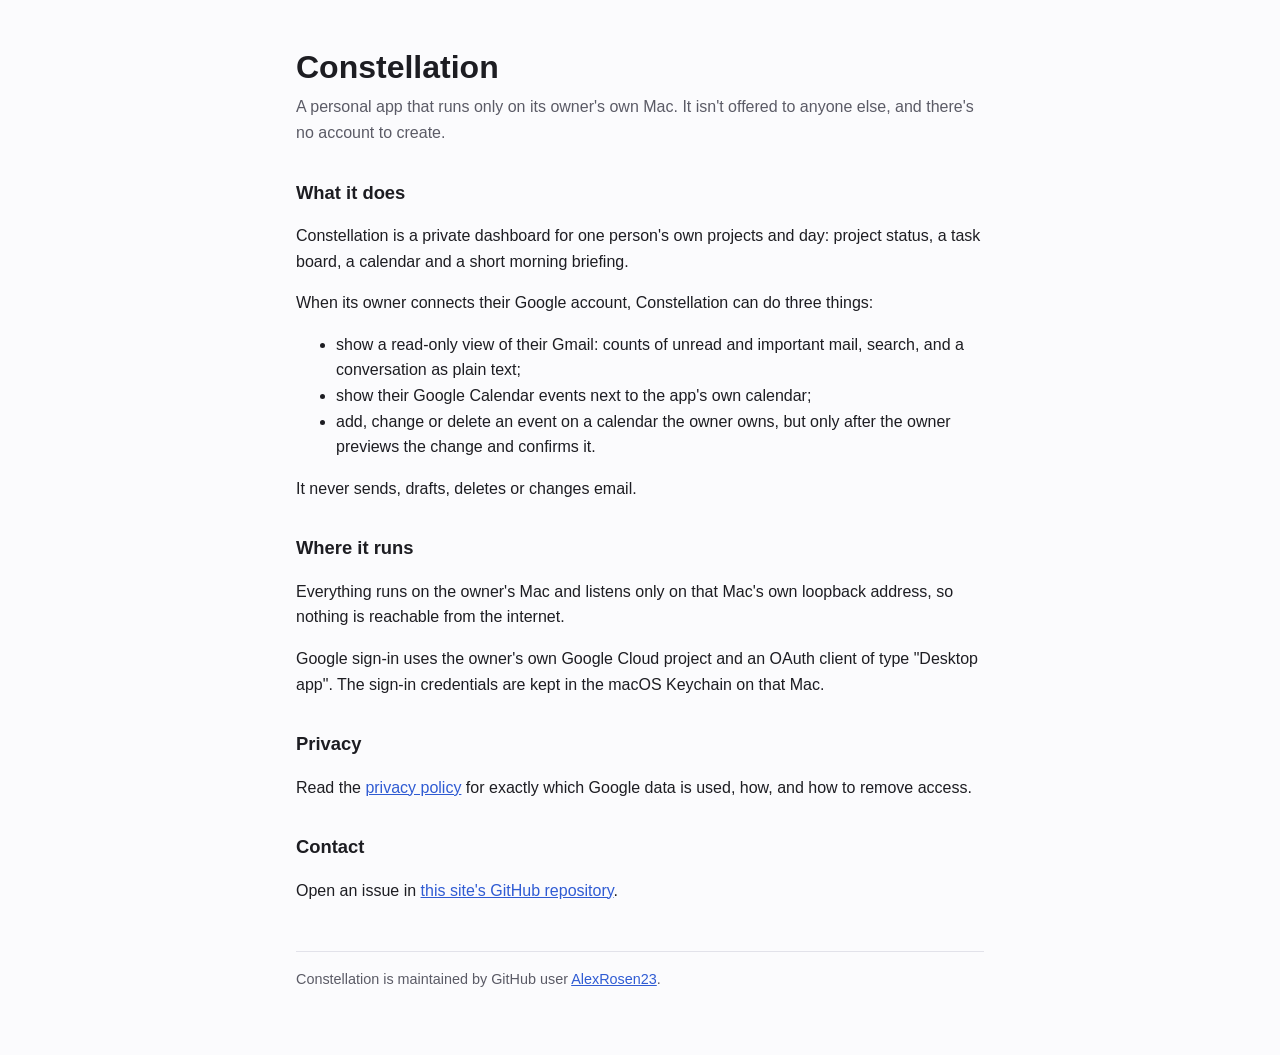
<file: index.html>
<!doctype html>
<html lang="en">
<head>
  <meta charset="utf-8">
  <meta name="viewport" content="width=device-width, initial-scale=1">
  <title>Constellation</title>
  <meta name="description" content="Constellation is a personal app that runs on its owner's own Mac.">
  <link rel="stylesheet" href="style.css">
</head>
<body>
  <main>
    <h1>Constellation</h1>
    <p class="lede">A personal app that runs only on its owner's own Mac. It isn't offered to anyone else, and there's no account to create.</p>

    <h2>What it does</h2>
    <p>Constellation is a private dashboard for one person's own projects and day: project status, a task board, a calendar and a short morning briefing.</p>
    <p>When its owner connects their Google account, Constellation can do three things:</p>
    <ul>
      <li>show a read-only view of their Gmail: counts of unread and important mail, search, and a conversation as plain text;</li>
      <li>show their Google Calendar events next to the app's own calendar;</li>
      <li>add, change or delete an event on a calendar the owner owns, but only after the owner previews the change and confirms it.</li>
    </ul>
    <p>It never sends, drafts, deletes or changes email.</p>

    <h2>Where it runs</h2>
    <p>Everything runs on the owner's Mac and listens only on that Mac's own loopback address, so nothing is reachable from the internet.</p>
    <p>Google sign-in uses the owner's own Google Cloud project and an OAuth client of type "Desktop app". The sign-in credentials are kept in the macOS Keychain on that Mac.</p>

    <h2>Privacy</h2>
    <p>Read the <a href="privacy.html">privacy policy</a> for exactly which Google data is used, how, and how to remove access.</p>

    <h2>Contact</h2>
    <p>Open an issue in <a href="https://github.com/AlexRosen23/constellation-app-info/issues">this site's GitHub repository</a>.</p>

    <footer>Constellation is maintained by GitHub user <a href="https://github.com/AlexRosen23">AlexRosen23</a>.</footer>
  </main>
</body>
</html>
</file>
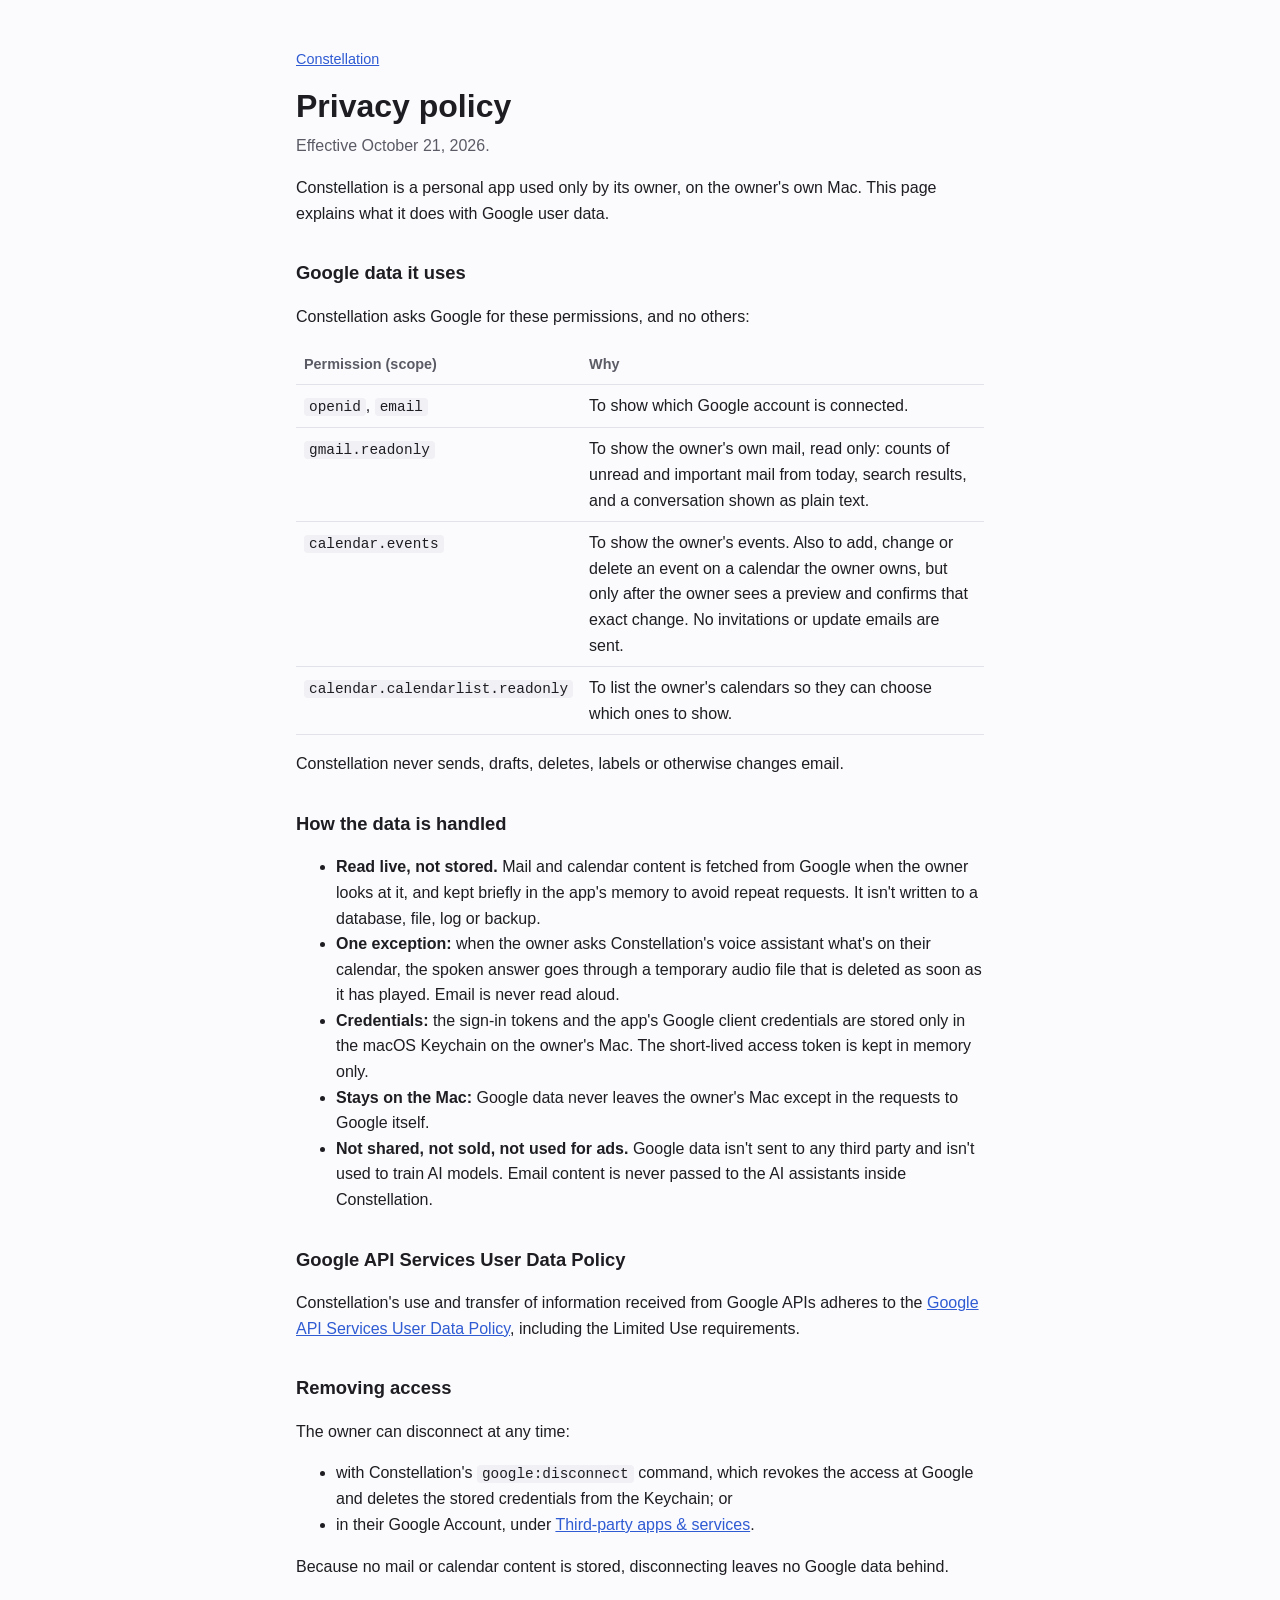
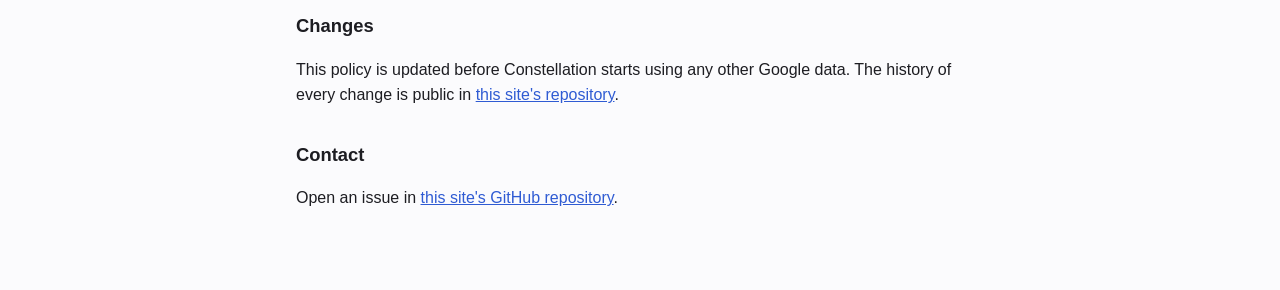
<file: privacy.html>
<!doctype html>
<html lang="en">
<head>
  <meta charset="utf-8">
  <meta name="viewport" content="width=device-width, initial-scale=1">
  <title>Constellation privacy policy</title>
  <meta name="description" content="How Constellation uses Google user data.">
  <link rel="stylesheet" href="style.css">
</head>
<body>
  <main>
    <p class="crumb"><a href="./">Constellation</a></p>
    <h1>Privacy policy</h1>
    <p class="lede">Effective October 21, 2026.</p>
    <p>Constellation is a personal app used only by its owner, on the owner's own Mac. This page explains what it does with Google user data.</p>

    <h2>Google data it uses</h2>
    <p>Constellation asks Google for these permissions, and no others:</p>
    <table>
      <thead><tr><th>Permission (scope)</th><th>Why</th></tr></thead>
      <tbody>
        <tr><td><code>openid</code>, <code>email</code></td><td>To show which Google account is connected.</td></tr>
        <tr><td><code>gmail.readonly</code></td><td>To show the owner's own mail, read only: counts of unread and important mail from today, search results, and a conversation shown as plain text.</td></tr>
        <tr><td><code>calendar.events</code></td><td>To show the owner's events. Also to add, change or delete an event on a calendar the owner owns, but only after the owner sees a preview and confirms that exact change. No invitations or update emails are sent.</td></tr>
        <tr><td><code>calendar.calendarlist.readonly</code></td><td>To list the owner's calendars so they can choose which ones to show.</td></tr>
      </tbody>
    </table>
    <p>Constellation never sends, drafts, deletes, labels or otherwise changes email.</p>

    <h2>How the data is handled</h2>
    <ul>
      <li><strong>Read live, not stored.</strong> Mail and calendar content is fetched from Google when the owner looks at it, and kept briefly in the app's memory to avoid repeat requests. It isn't written to a database, file, log or backup.</li>
      <li><strong>One exception:</strong> when the owner asks Constellation's voice assistant what's on their calendar, the spoken answer goes through a temporary audio file that is deleted as soon as it has played. Email is never read aloud.</li>
      <li><strong>Credentials:</strong> the sign-in tokens and the app's Google client credentials are stored only in the macOS Keychain on the owner's Mac. The short-lived access token is kept in memory only.</li>
      <li><strong>Stays on the Mac:</strong> Google data never leaves the owner's Mac except in the requests to Google itself.</li>
      <li><strong>Not shared, not sold, not used for ads.</strong> Google data isn't sent to any third party and isn't used to train AI models. Email content is never passed to the AI assistants inside Constellation.</li>
    </ul>

    <h2>Google API Services User Data Policy</h2>
    <p>Constellation's use and transfer of information received from Google APIs adheres to the <a href="https://developers.google.com/terms/api-services-user-data-policy">Google API Services User Data Policy</a>, including the Limited Use requirements.</p>

    <h2>Removing access</h2>
    <p>The owner can disconnect at any time:</p>
    <ul>
      <li>with Constellation's <code>google:disconnect</code> command, which revokes the access at Google and deletes the stored credentials from the Keychain; or</li>
      <li>in their Google Account, under <a href="https://myaccount.google.com/permissions">Third-party apps &amp; services</a>.</li>
    </ul>
    <p>Because no mail or calendar content is stored, disconnecting leaves no Google data behind.</p>

    <h2>Changes</h2>
    <p>This policy is updated before Constellation starts using any other Google data. The history of every change is public in <a href="https://github.com/AlexRosen23/constellation-app-info/commits/main/privacy.html">this site's repository</a>.</p>

    <h2>Contact</h2>
    <p>Open an issue in <a href="https://github.com/AlexRosen23/constellation-app-info/issues">this site's GitHub repository</a>.</p>
  </main>
</body>
</html>
</file>
<file: style.css>
:root {
  --bg: #fbfbfd;
  --text: #1d1d22;
  --dim: #5b5b66;
  --line: #e2e2ea;
  --link: #2f5bd3;
  --code: #f0f0f5;
}
@media (prefers-color-scheme: dark) {
  :root {
    --bg: #0f1117;
    --text: #e8e8ee;
    --dim: #a0a0ad;
    --line: #2a2d38;
    --link: #8fb0ff;
    --code: #1c1f29;
  }
}
* { box-sizing: border-box; }
body {
  margin: 0;
  background: var(--bg);
  color: var(--text);
  font: 16px/1.6 -apple-system, BlinkMacSystemFont, "Segoe UI", Roboto, Helvetica, Arial, sans-serif;
}
main { max-width: 720px; margin: 0 auto; padding: 48px 16px 64px; }
h1 { font-size: 2rem; line-height: 1.2; margin: 0 0 8px; }
h2 { font-size: 1.15rem; margin: 32px 0 8px; }
.lede { color: var(--dim); margin-top: 0; }
.crumb { margin: 0 0 16px; font-size: 0.9rem; }
a { color: var(--link); }
code { background: var(--code); padding: 1px 5px; border-radius: 4px; font-size: 0.9em; }
table { width: 100%; border-collapse: collapse; margin: 8px 0; }
th, td { text-align: left; vertical-align: top; padding: 8px; border-bottom: 1px solid var(--line); }
th { font-size: 0.9rem; color: var(--dim); font-weight: 600; }
footer { margin-top: 48px; padding-top: 16px; border-top: 1px solid var(--line); color: var(--dim); font-size: 0.9rem; }
@media (max-width: 520px) {
  td code { word-break: break-all; }
}
</file>
